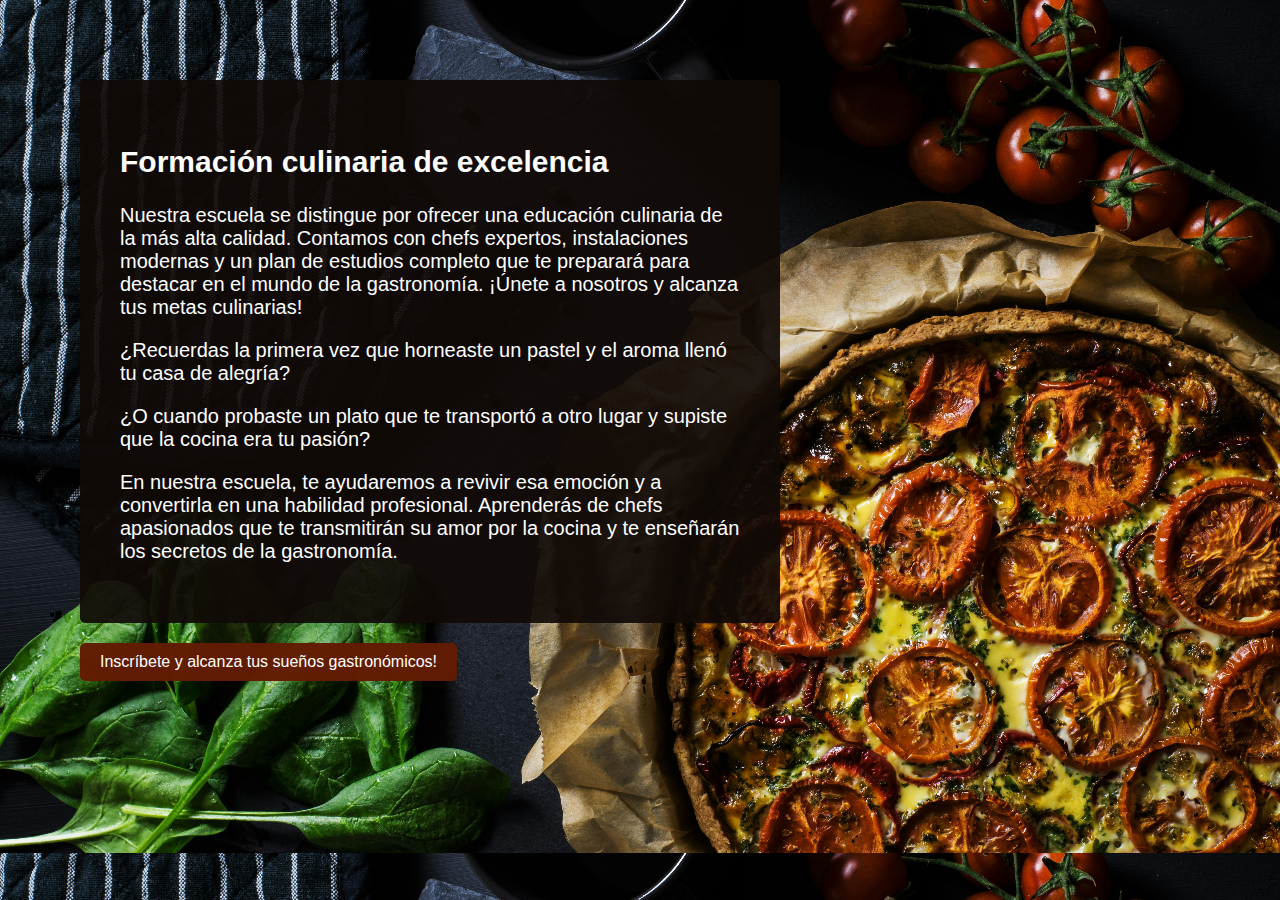
<file: HTML/bodyyy.html>
<!DOCTYPE html>
<html>
<head>
  <title>Mi página web</title>
  <link rel="stylesheet" href="../CSS/bodyyy.css">
</head>
<body>
  <div class="container">
    <div class="content">
      <h1></h1>
      <p></p>
    </div>
    <div class="sidebar">
      <div class="text-box">
        <h2>Formación culinaria de excelencia</h2>
        <p>Nuestra escuela se distingue por ofrecer una educación culinaria de la más alta calidad. Contamos con chefs expertos, instalaciones modernas y un plan de estudios completo que te preparará para destacar en el mundo de la gastronomía. ¡Únete a nosotros y alcanza tus metas culinarias!</p>
        <p>¿Recuerdas la primera vez que horneaste un pastel y el aroma llenó tu casa de alegría?</p>
        <p>¿O cuando probaste un plato que te transportó a otro lugar y supiste que la cocina era tu pasión?</p>
        <p>En nuestra escuela, te ayudaremos a revivir esa emoción y a convertirla en una habilidad profesional.

          Aprenderás de chefs apasionados que te transmitirán su amor por la cocina y te enseñarán los secretos de la gastronomía.</p>
      </div>
      <a href="#" class="button">Inscríbete y alcanza tus sueños gastronómicos!</a>
    </div>
  </div>
</body>
</html>
</file>
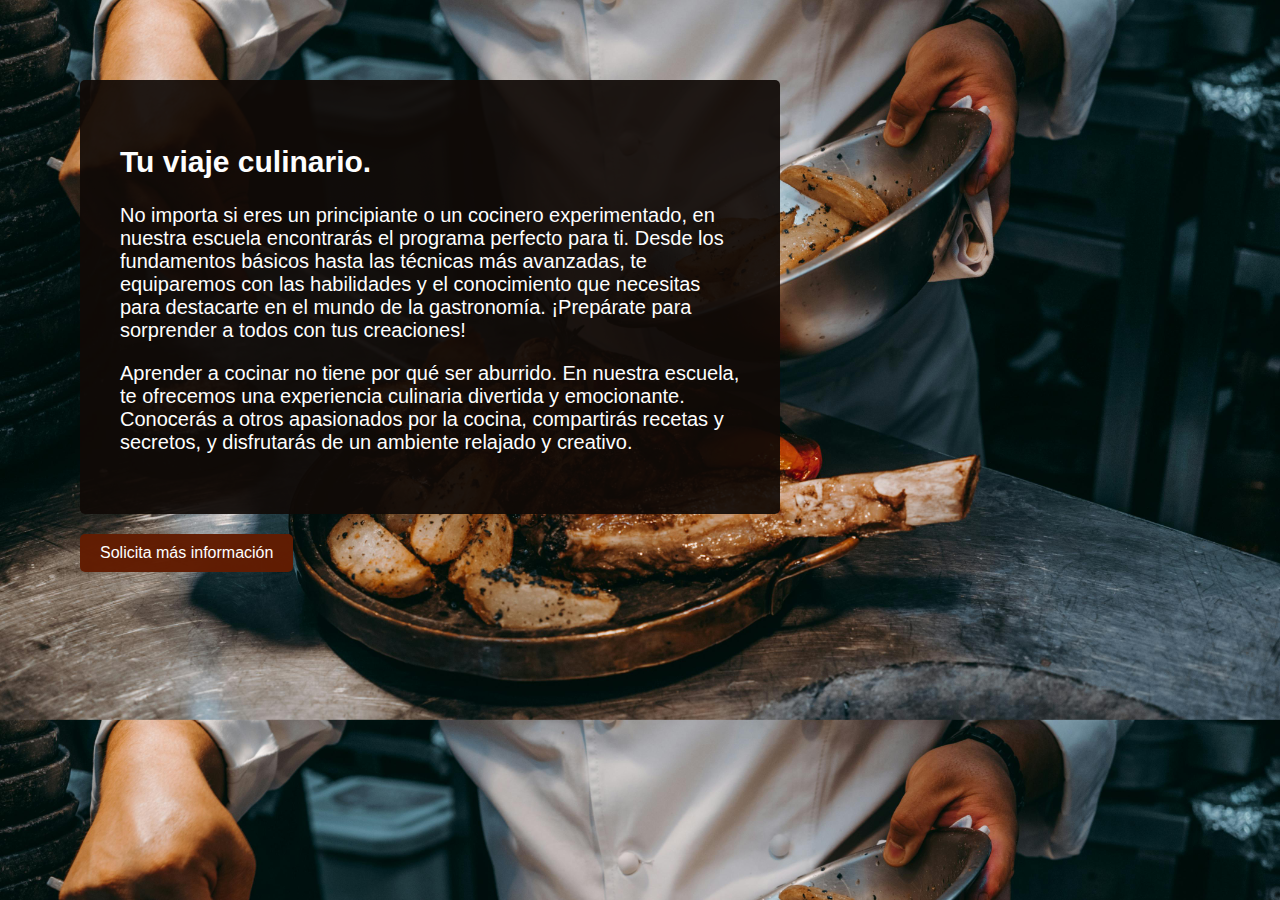
<file: HTML/bodyyy2.html>
<!DOCTYPE html>
<html>
<head>
  <title>Mi página web</title>
  <link rel="stylesheet" href="../CSS/bodyyy2.css">
</head>
<body>
  <div class="container">
    <div class="content">
      <h1></h1>
      <p></p>
    </div>
    <div class="sidebar">
      <div class="text-box">
        <h2>Tu viaje culinario.</h2>
        <p>No importa si eres un principiante o un cocinero experimentado, en nuestra escuela encontrarás el programa perfecto para ti. Desde los fundamentos básicos hasta las técnicas más avanzadas, te equiparemos con las habilidades y el conocimiento que necesitas para destacarte en el mundo de la gastronomía. ¡Prepárate para sorprender a todos con tus creaciones!</p>
        <p>Aprender a cocinar no tiene por qué ser aburrido. En nuestra escuela, te ofrecemos una experiencia culinaria divertida y emocionante. Conocerás a otros apasionados por la cocina, compartirás recetas y secretos, y disfrutarás de un ambiente relajado y creativo.</p>
      </div>
      <a href="#" class="button">Solicita más información</a>
    </div>
  </div>
</body>
</html>
</file>
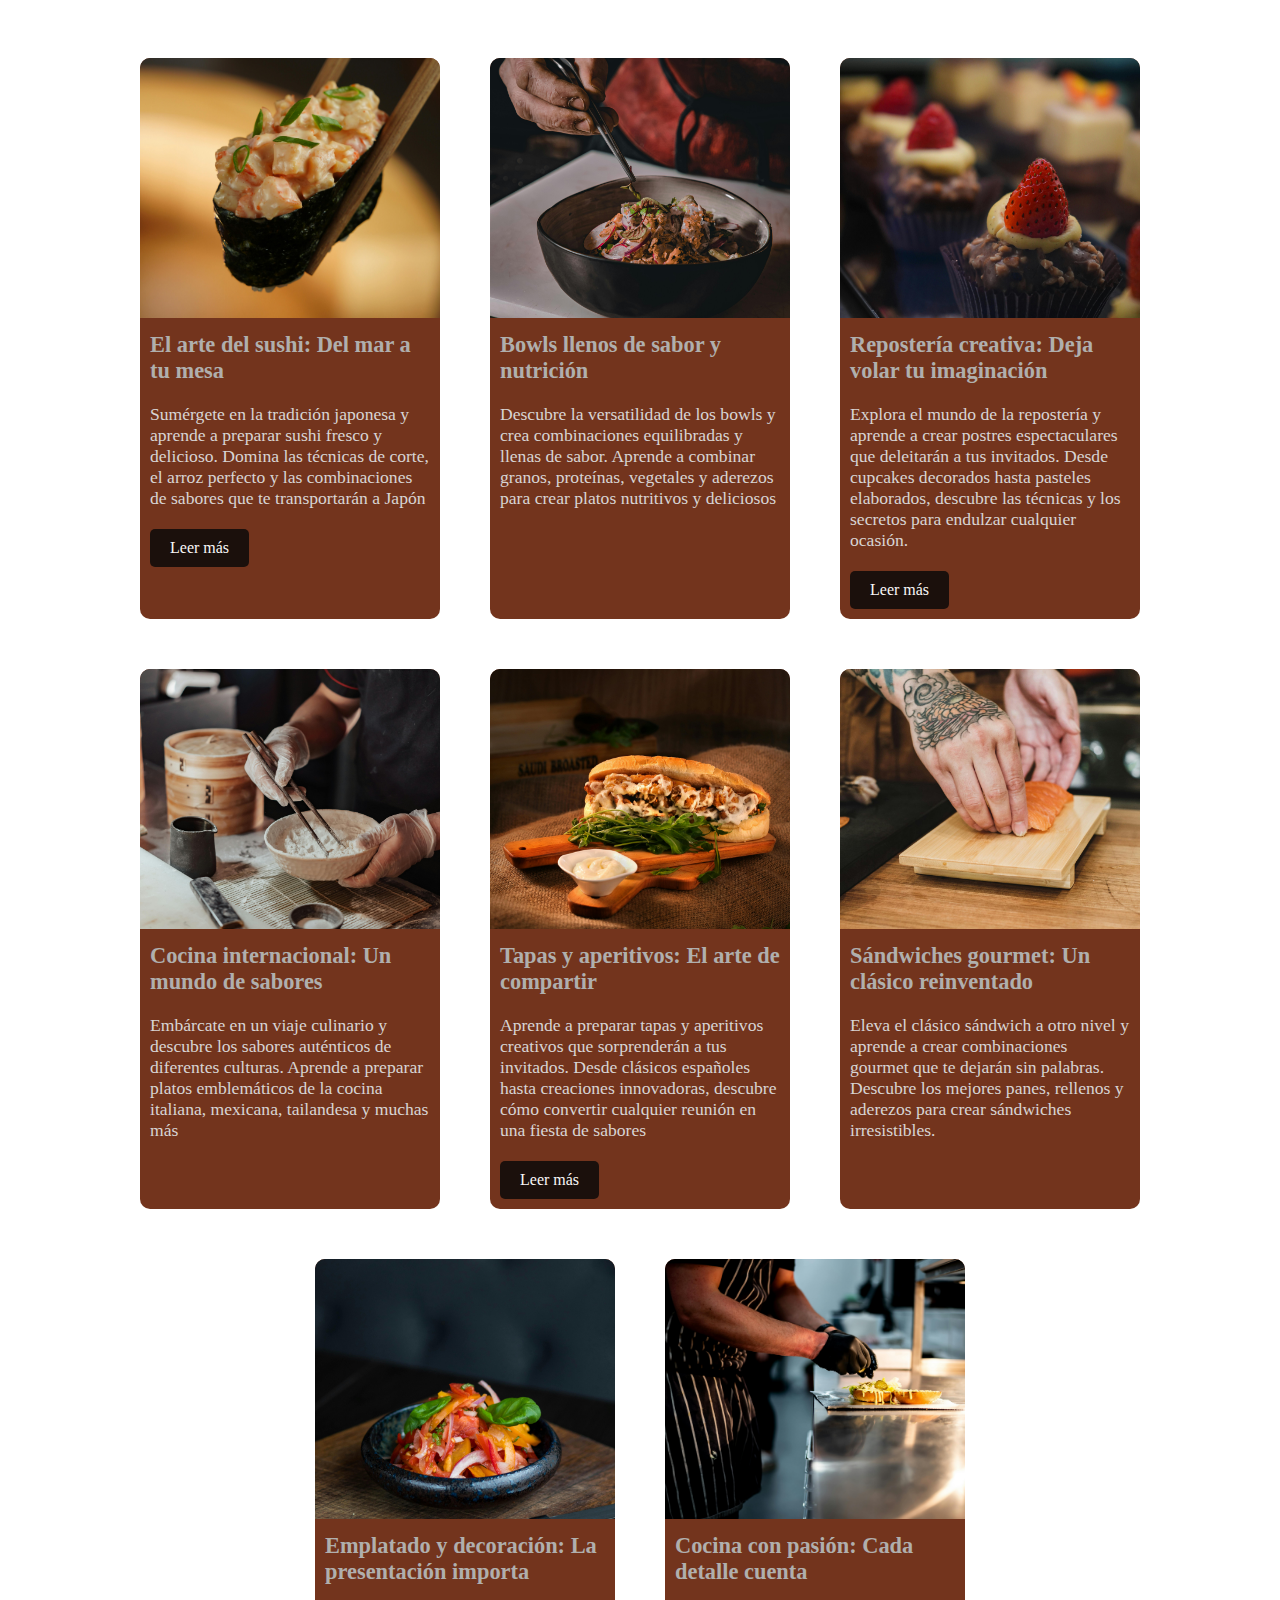
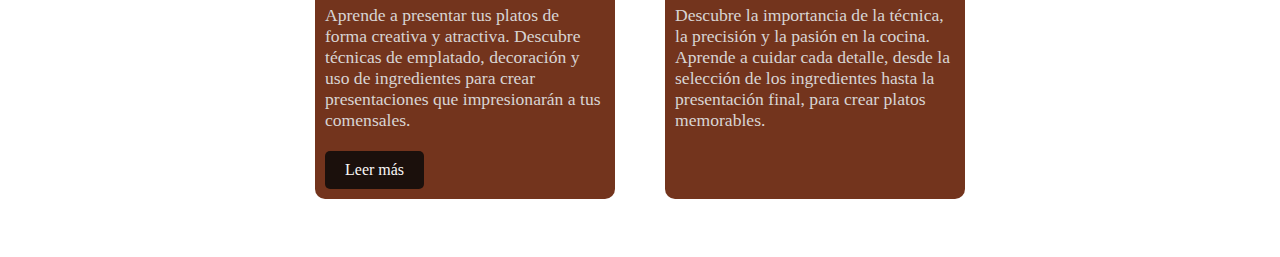
<file: HTML/cards.html>
<!DOCTYPE html>
<html lang="es">
<head>
    <meta charset="UTF-8">
    <meta name="viewport" content="width=device-width, initial-scale=1.0">
    <title>CulinArt</title>
    <link rel="stylesheet" href="../CSS/cards.css">
</head>
<body>


    <div class="container">
        <div class="card">
          <img src="../img/cards.1.jpg" alt="Imagen 1">
          <h3>El arte del sushi: Del mar a tu mesa</h3>
          <p>Sumérgete en la tradición japonesa y aprende a preparar sushi fresco y delicioso. Domina las técnicas de corte, el arroz perfecto y las combinaciones de sabores que te transportarán a Japón</p>
          <a href="#" class="button">Leer más</a>
        </div>
        <div class="card">
          <img src="../img/cards..2.jpg" alt="Imagen 2">
          <h3>Bowls llenos de sabor y nutrición</h3>
          <p>Descubre la versatilidad de los bowls y crea combinaciones equilibradas y llenas de sabor. Aprende a combinar granos, proteínas, vegetales y aderezos para crear platos nutritivos y deliciosos</p>
         
        </div>
        <div class="card">
          <img src="../img/cards.3.jpg" alt="Imagen 3">
          <h3>Repostería creativa: Deja volar tu imaginación</h3>
          <p>Explora el mundo de la repostería y aprende a crear postres espectaculares que deleitarán a tus invitados. Desde cupcakes decorados hasta pasteles elaborados, descubre las técnicas y los secretos para endulzar cualquier ocasión.</p>
          <a href="#" class="button">Leer más</a>
        </div>
        <div class="card">
          <img src="../img/cards..4.jpg" alt="Imagen 4">
          <h3>Cocina internacional: Un mundo de sabores</h3>
          <p>Embárcate en un viaje culinario y descubre los sabores auténticos de diferentes culturas. Aprende a preparar platos emblemáticos de la cocina italiana, mexicana, tailandesa y muchas más</p>
          
        </div>
        <div class="card">
          <img src="../img/cards.5.jpg" alt="Imagen 5">
          <h3>Tapas y aperitivos: El arte de compartir</h3>
          <p>Aprende a preparar tapas y aperitivos creativos que sorprenderán a tus invitados. Desde clásicos españoles hasta creaciones innovadoras, descubre cómo convertir cualquier reunión en una fiesta de sabores</p>
          <a href="#" class="button">Leer más</a>
        </div>
        <div class="card">
            <img src="../img/cards..6.jpg" alt="Imagen 6">
            <h3>Sándwiches gourmet: Un clásico reinventado</h3>
            <p>Eleva el clásico sándwich a otro nivel y aprende a crear combinaciones gourmet que te dejarán sin palabras. Descubre los mejores panes, rellenos y aderezos para crear sándwiches irresistibles.</p>
            
          </div>
        <div class="card">
          <img src="../img/cards.7.jpg" alt="Imagen 7">
          <h3>Emplatado y decoración: La presentación importa</h3>
          <p>Aprende a presentar tus platos de forma creativa y atractiva. Descubre técnicas de emplatado, decoración y uso de ingredientes para crear presentaciones que impresionarán a tus comensales.</p>
          <a href="#" class="button">Leer más</a>
        </div>
        <div class="card">
            <img src="../img/cards..8.jpg" alt="Imagen 8">
            <h3>Cocina con pasión: Cada detalle cuenta</h3>
            <p>Descubre la importancia de la técnica, la precisión y la pasión en la cocina. Aprende a cuidar cada detalle, desde la selección de los ingredientes hasta la presentación final, para crear platos memorables.</p>
            
          </div>
        
      </div>
      

</body>
</html>
</file>
<file: CSS/bodyyy.css>
body {
    font-family: sans-serif;
    margin: 0;
    padding: 0;
    background-image: url("../img/fondo\ body.jpg");
    background-size:100% ;

  }
  
  .container {
    display: flex;
    width: 1000px;
    height: 40px;
    padding: 80px;
    color: rgb(254, 254, 254);
  }
  
  .content {
    width: 0%;
  }
  
  .sidebar {
    width: 70%;
    padding-left: 00px;
  }
  
  .text-box {
    background-color: #100a07ec;
    padding: 40px;
    border-radius: 5px;
    margin-bottom: 20px;
    font-size: 20px;
  }
  
  .button {
    display: inline-block;
    padding: 10px 20px;
    background-color: rgba(98, 28, 2, 0.984);
    color: #fff;
    text-decoration: none;
    border-radius: 5px;
  }
</file>
<file: CSS/bodyyy2.css>
body {
    font-family: sans-serif;
    margin: 0;
    padding: 0;
    background-image: url("../img/fondo\ bodyyy2.jpg");
    background-size:100% ;

  }
  
  .container {
    display: flex;
    width: 1000px;
    height: 40px;
    padding: 80px;
    color: rgb(254, 254, 254);
  }
  
  .content {
    width: 0%;
  }
  
  .sidebar {
    width: 70%;
    padding-left: 00px;
  }
  
  .text-box {
    background-color: #100a07ec;
    padding: 40px;
    border-radius: 5px;
    margin-bottom: 20px;
    font-size: 20px;
  }
  
  .button {
    display: inline-block;
    padding: 10px 20px;
    background-color: rgba(98, 28, 2, 0.984);
    color: #fff;
    text-decoration: none;
    border-radius: 5px;
  }
</file>
<file: CSS/cards.css>
.container {
    display: flex;
    flex-wrap: wrap;
    justify-content: center;
    gap: 50px;
    padding: 50px;
  }
  
  .card {
    width: 300px;
    border-radius: 10px;
    overflow: hidden;
    box-shadow: 0 4px 8px rgba(253, 251, 251, 0.1);
    transition: transform 0.3s ease;
    background-color: rgba(98, 28, 2, 0.893);
  }
  
  .card:hover {
    transform: scale(1.05);
  }
  
  .card img {
    width: 100%;
    height: 260px;
    object-fit: cover;
  }
  
  .card h3 {
    padding: 10px;
    margin: 0;
    font-size: 1.4em;
    color: #b0afad;
  }
  
  .card p {
    padding: 10px;
    margin: 0;
    font-size: 1.1em;
    color: #d8d4d4;
  }
  
  .button {
    display: inline-block;
    padding: 10px 20px;
    margin: 10px;
    background-color: #080808d2;
    color: #f9f7f7;
    text-decoration: none;
    border-radius: 5px;
    transition: background-color 0.3s ease;
  }
  
  .button:hover {
    background-color: #080808;
  }

  .contenedor-principal {
    display: flex; /* Convierte el contenedor en un flexbox */
    justify-content: center; /* Centra horizontalmente el contenido */
    align-items: center; /* Centra verticalmente el contenido */
    height: 100vh; /* El contenedor ocupa toda la altura de la pantalla */
  }
</file>
